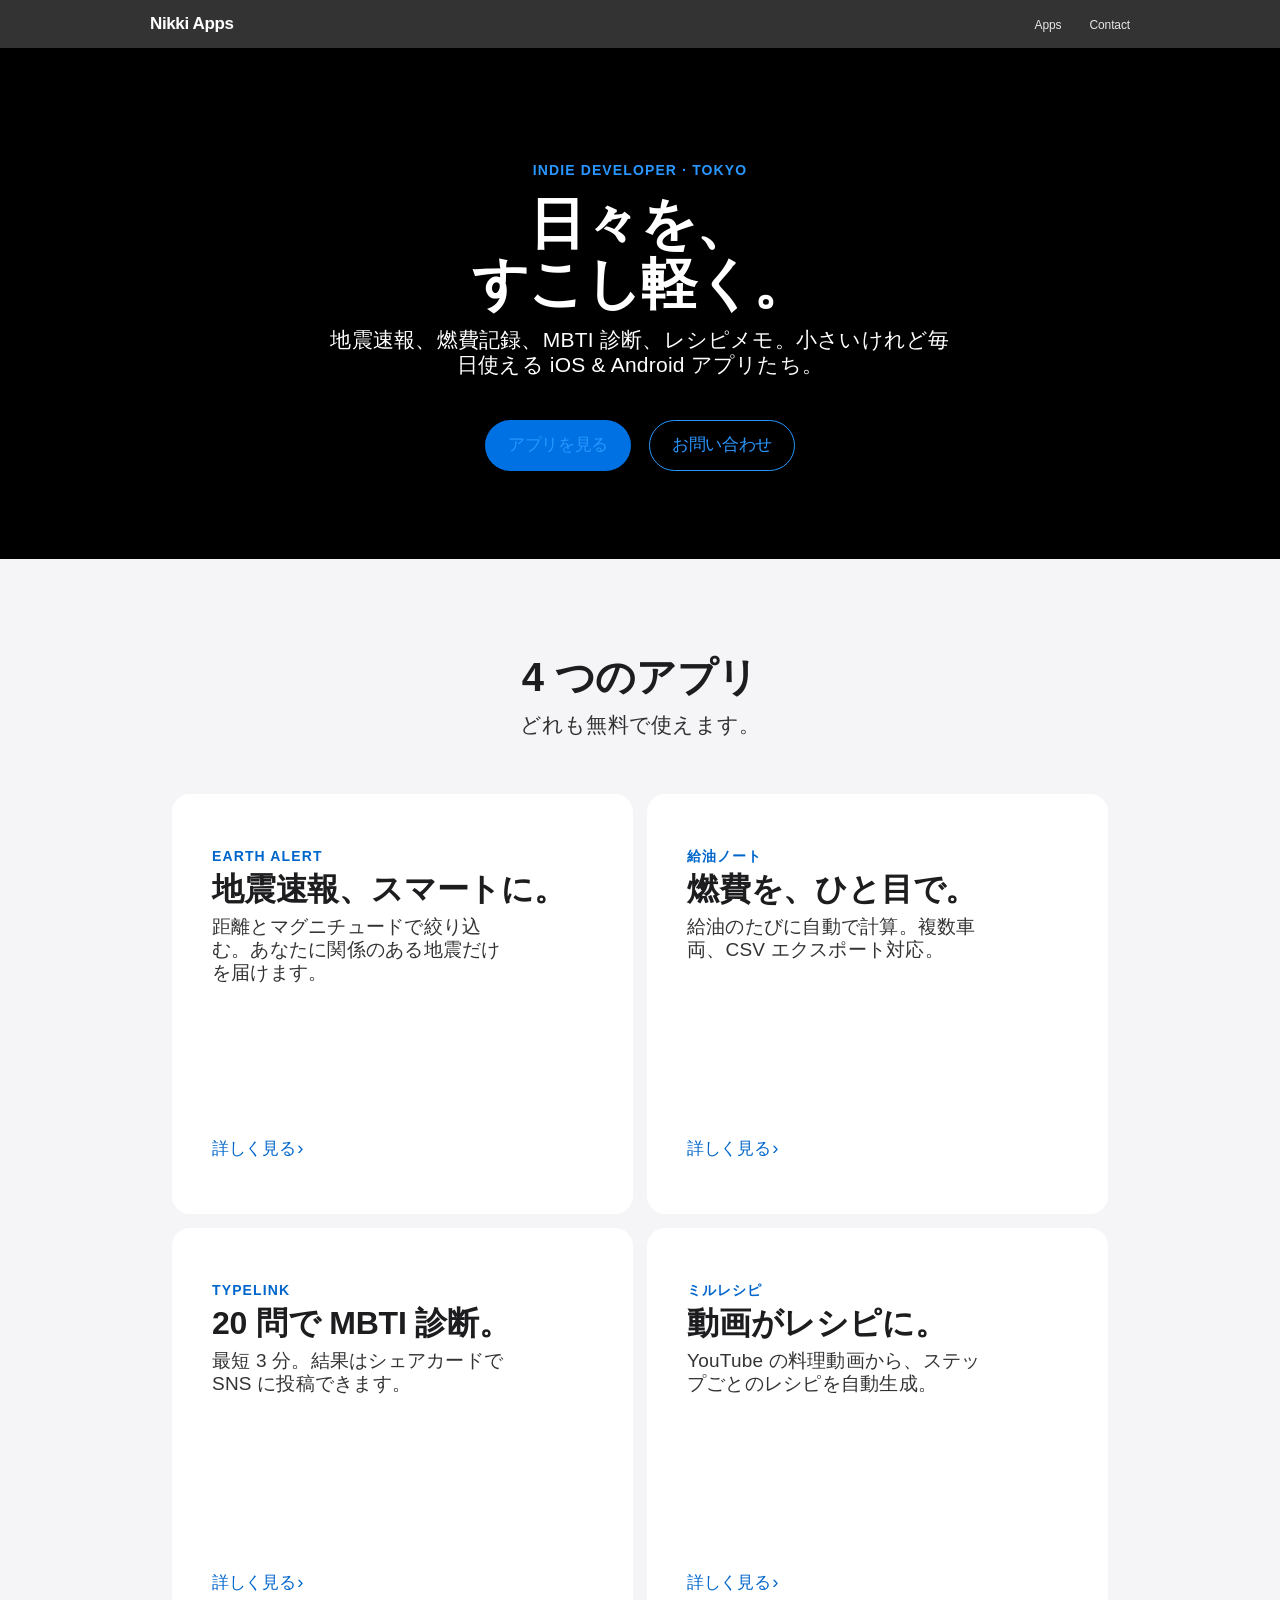
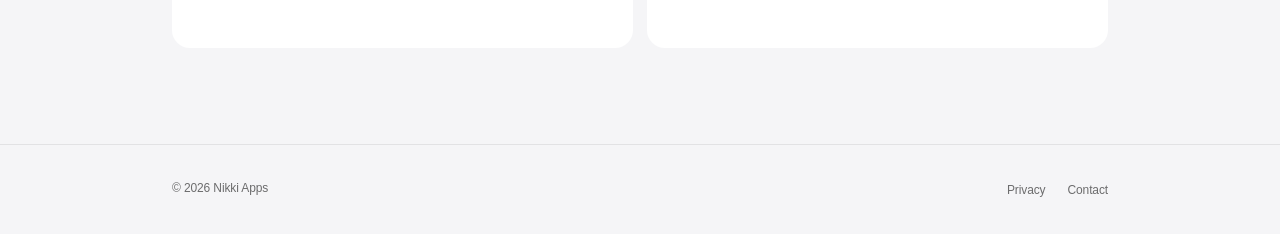
<file: index.html>
<!DOCTYPE html>
<html lang="ja">
<head>
  <meta charset="UTF-8">
  <meta name="viewport" content="width=device-width, initial-scale=1.0">
  <title>Nikki Apps — iOS & Android アプリ</title>
  <meta name="description" content="日々をすこし軽くする iOS / Android アプリたち。地震速報、燃費記録、MBTI 診断、レシピ動画まとめ。">
  <meta name="theme-color" content="#000000">
  <meta property="og:title" content="Nikki Apps">
  <meta property="og:description" content="日々をすこし軽くする iOS / Android アプリたち。">
  <meta property="og:type" content="website">
  <meta property="og:url" content="https://nikki-apps.com/">
  <link rel="stylesheet" href="/assets/css/style.css">
</head>
<body>

<nav class="nav">
  <div class="nav-inner">
    <a href="/" class="nav-brand">Nikki Apps</a>
    <ul class="nav-links">
      <li><a href="#apps">Apps</a></li>
      <li><a href="mailto:nikki.ai.0024@gmail.com">Contact</a></li>
    </ul>
  </div>
</nav>

<main>
  <!-- Hero: dark section -->
  <section class="section section--dark hero">
    <div class="container">
      <p class="eyebrow">Indie developer · Tokyo</p>
      <h1>日々を、<br>すこし軽く。</h1>
      <p class="tagline">地震速報、燃費記録、MBTI 診断、レシピメモ。小さいけれど毎日使える iOS &amp; Android アプリたち。</p>
      <div class="hero-cta">
        <a href="#apps" class="btn btn-primary">アプリを見る</a>
        <a href="mailto:nikki.ai.0024@gmail.com" class="btn btn-pill">お問い合わせ</a>
      </div>
    </div>
  </section>

  <!-- Apps: light section -->
  <section class="section section--light" id="apps">
    <div class="container">
      <h2 class="section-heading reveal">4 つのアプリ</h2>
      <p class="section-lede reveal">どれも無料で使えます。</p>

      <div class="app-grid">
        <a href="/earthalert/" class="app-tile reveal">
          <p class="app-tile-eyebrow">Earth Alert</p>
          <h3 class="app-tile-title">地震速報、スマートに。</h3>
          <p class="app-tile-tagline">距離とマグニチュードで絞り込む。あなたに関係のある地震だけを届けます。</p>
          <div class="app-tile-cta">
            <span class="learn-more">詳しく見る</span>
          </div>
        </a>

        <a href="/fuellog/" class="app-tile reveal">
          <p class="app-tile-eyebrow">給油ノート</p>
          <h3 class="app-tile-title">燃費を、ひと目で。</h3>
          <p class="app-tile-tagline">給油のたびに自動で計算。複数車両、CSV エクスポート対応。</p>
          <div class="app-tile-cta">
            <span class="learn-more">詳しく見る</span>
          </div>
        </a>

        <a href="/typelink/" class="app-tile reveal">
          <p class="app-tile-eyebrow">TypeLink</p>
          <h3 class="app-tile-title">20 問で MBTI 診断。</h3>
          <p class="app-tile-tagline">最短 3 分。結果はシェアカードで SNS に投稿できます。</p>
          <div class="app-tile-cta">
            <span class="learn-more">詳しく見る</span>
          </div>
        </a>

        <a href="/mirurecipe/" class="app-tile reveal">
          <p class="app-tile-eyebrow">ミルレシピ</p>
          <h3 class="app-tile-title">動画がレシピに。</h3>
          <p class="app-tile-tagline">YouTube の料理動画から、ステップごとのレシピを自動生成。</p>
          <div class="app-tile-cta">
            <span class="learn-more">詳しく見る</span>
          </div>
        </a>
      </div>
    </div>
  </section>
</main>

<footer class="footer">
  <div class="footer-inner">
    <p>&copy; 2026 Nikki Apps</p>
    <ul class="footer-links">
      <li><a href="/earthalert/privacy.html">Privacy</a></li>
      <li><a href="mailto:nikki.ai.0024@gmail.com">Contact</a></li>
    </ul>
  </div>
</footer>

<script>
  const observer = new IntersectionObserver((entries) => {
    entries.forEach((entry) => {
      if (entry.isIntersecting) {
        entry.target.classList.add('is-visible');
        observer.unobserve(entry.target);
      }
    });
  }, { threshold: 0.1, rootMargin: '0px 0px -40px 0px' });

  document.querySelectorAll('.reveal').forEach((el) => observer.observe(el));
</script>

</body>
</html>
</file>
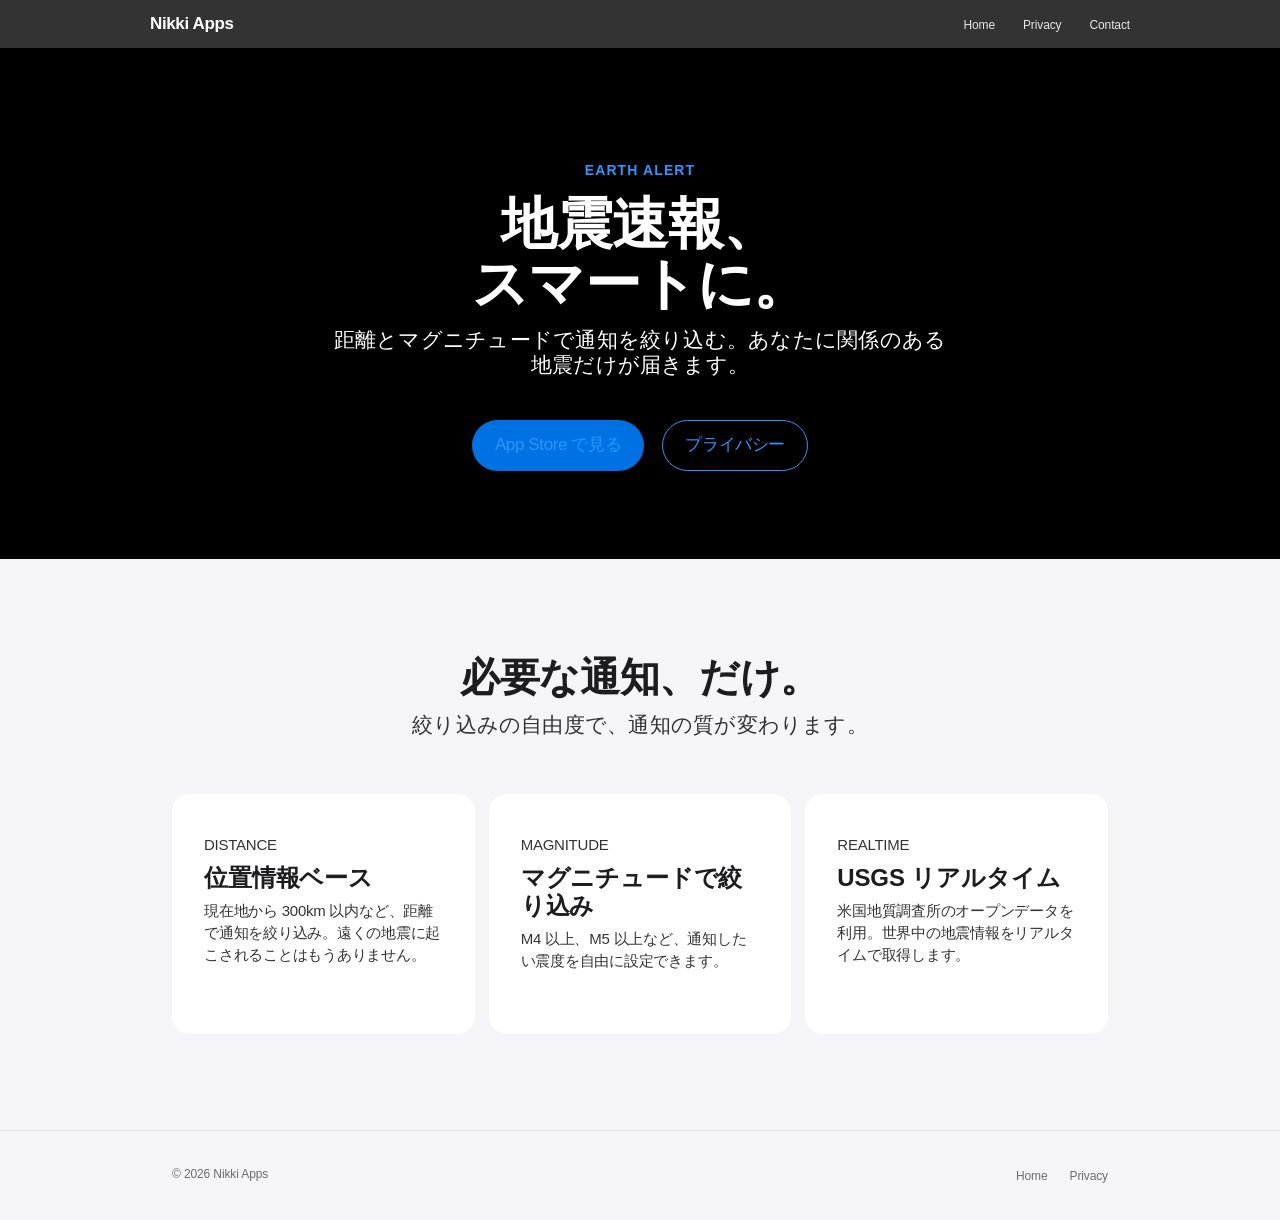
<file: earthalert/index.html>
<!DOCTYPE html>
<html lang="ja">
<head>
  <meta charset="UTF-8">
  <meta name="viewport" content="width=device-width, initial-scale=1.0">
  <title>Earth Alert — スマートな地震速報 | Nikki Apps</title>
  <meta name="description" content="距離とマグニチュードで通知を絞り込むスマートな地震速報アプリ。USGS のリアルタイムデータを使用。">
  <meta name="theme-color" content="#000000">
  <link rel="stylesheet" href="/assets/css/style.css">
</head>
<body>

<nav class="nav">
  <div class="nav-inner">
    <a href="/" class="nav-brand">Nikki Apps</a>
    <ul class="nav-links">
      <li><a href="/">Home</a></li>
      <li><a href="/earthalert/privacy.html">Privacy</a></li>
      <li><a href="mailto:nikki.ai.0024@gmail.com">Contact</a></li>
    </ul>
  </div>
</nav>

<main>
  <!-- Hero: dark -->
  <section class="section section--dark hero">
    <div class="container">
      <p class="eyebrow">Earth Alert</p>
      <h1>地震速報、<br>スマートに。</h1>
      <p class="tagline">距離とマグニチュードで通知を絞り込む。あなたに関係のある地震だけが届きます。</p>
      <div class="hero-cta">
        <a href="https://apps.apple.com/app/id6760021158" class="btn btn-primary" target="_blank" rel="noopener">App Store で見る</a>
        <a href="/earthalert/privacy.html" class="btn btn-pill">プライバシー</a>
      </div>
    </div>
  </section>

  <!-- Features: light -->
  <section class="section section--light">
    <div class="container">
      <h2 class="section-heading reveal">必要な通知、だけ。</h2>
      <p class="section-lede reveal">絞り込みの自由度で、通知の質が変わります。</p>

      <div class="features">
        <div class="feature reveal">
          <p class="feature-eyebrow">Distance</p>
          <h3>位置情報ベース</h3>
          <p>現在地から 300km 以内など、距離で通知を絞り込み。遠くの地震に起こされることはもうありません。</p>
        </div>
        <div class="feature reveal">
          <p class="feature-eyebrow">Magnitude</p>
          <h3>マグニチュードで絞り込み</h3>
          <p>M4 以上、M5 以上など、通知したい震度を自由に設定できます。</p>
        </div>
        <div class="feature reveal">
          <p class="feature-eyebrow">Realtime</p>
          <h3>USGS リアルタイム</h3>
          <p>米国地質調査所のオープンデータを利用。世界中の地震情報をリアルタイムで取得します。</p>
        </div>
      </div>
    </div>
  </section>
</main>

<footer class="footer">
  <div class="footer-inner">
    <p>&copy; 2026 Nikki Apps</p>
    <ul class="footer-links">
      <li><a href="/">Home</a></li>
      <li><a href="/earthalert/privacy.html">Privacy</a></li>
    </ul>
  </div>
</footer>

<script>
  const observer = new IntersectionObserver((entries) => {
    entries.forEach((entry) => {
      if (entry.isIntersecting) {
        entry.target.classList.add('is-visible');
        observer.unobserve(entry.target);
      }
    });
  }, { threshold: 0.1, rootMargin: '0px 0px -40px 0px' });
  document.querySelectorAll('.reveal').forEach((el) => observer.observe(el));
</script>

</body>
</html>
</file>
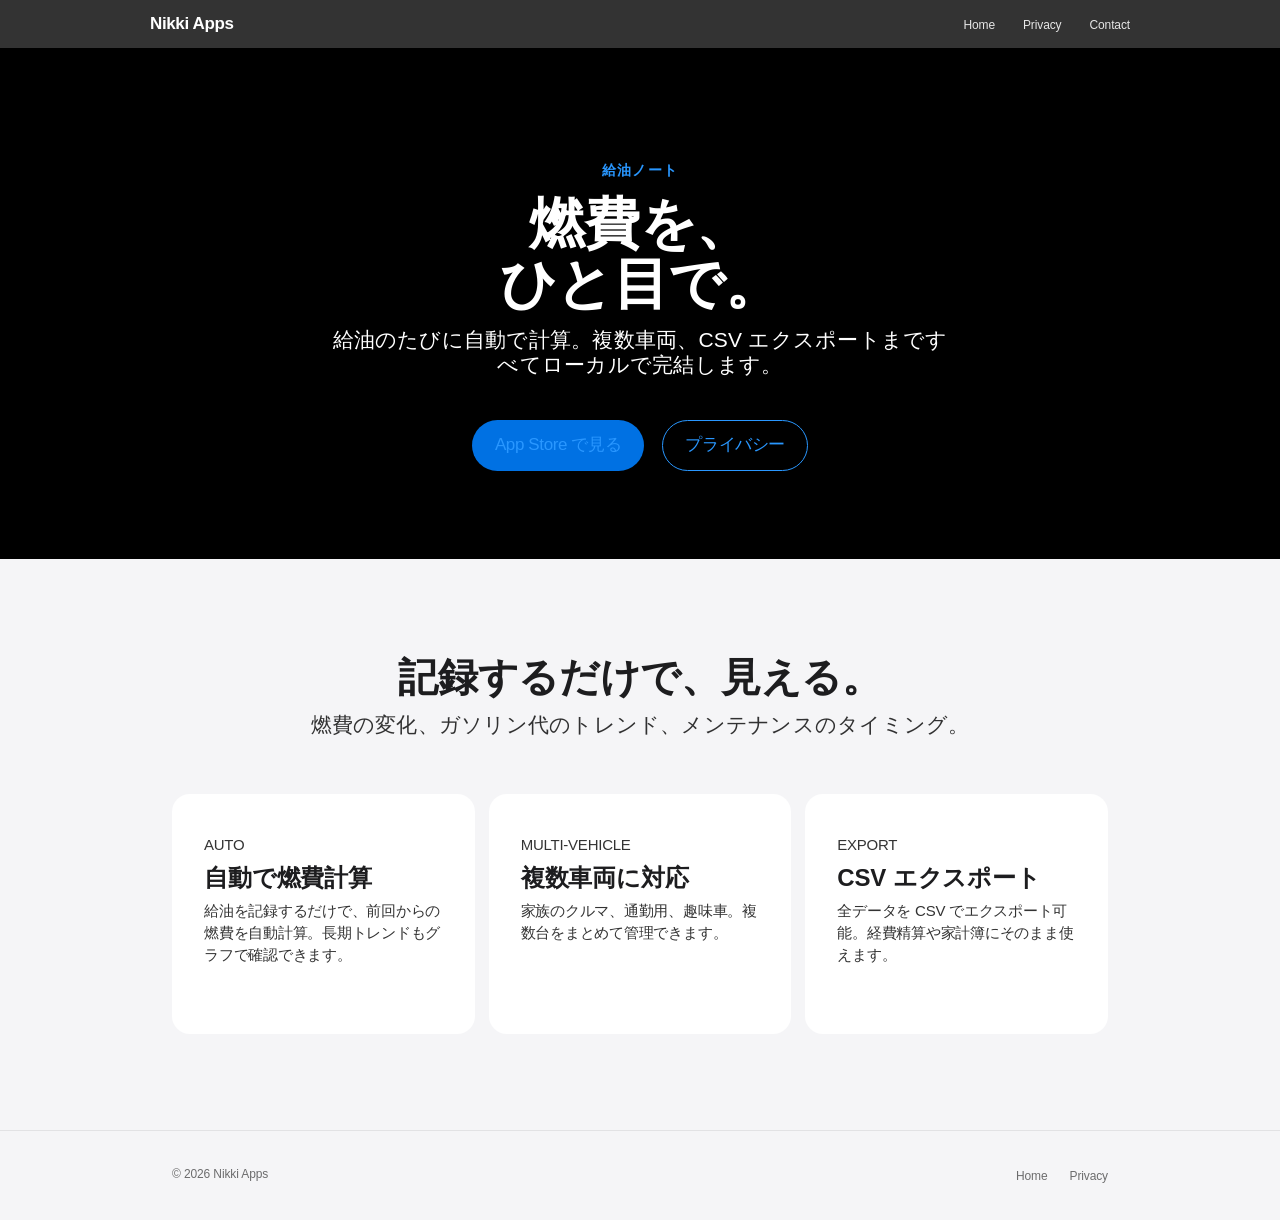
<file: fuellog/index.html>
<!DOCTYPE html>
<html lang="ja">
<head>
  <meta charset="UTF-8">
  <meta name="viewport" content="width=device-width, initial-scale=1.0">
  <title>給油ノート — 燃費がひと目でわかる | Nikki Apps</title>
  <meta name="description" content="給油のたびに燃費が自動計算される記録アプリ。複数車両の管理、CSV エクスポートに対応。">
  <meta name="theme-color" content="#000000">
  <link rel="stylesheet" href="/assets/css/style.css">
</head>
<body>

<nav class="nav">
  <div class="nav-inner">
    <a href="/" class="nav-brand">Nikki Apps</a>
    <ul class="nav-links">
      <li><a href="/">Home</a></li>
      <li><a href="/fuellog/privacy.html">Privacy</a></li>
      <li><a href="mailto:nikki.ai.0024@gmail.com">Contact</a></li>
    </ul>
  </div>
</nav>

<main>
  <section class="section section--dark hero">
    <div class="container">
      <p class="eyebrow">給油ノート</p>
      <h1>燃費を、<br>ひと目で。</h1>
      <p class="tagline">給油のたびに自動で計算。複数車両、CSV エクスポートまですべてローカルで完結します。</p>
      <div class="hero-cta">
        <a href="https://apps.apple.com/app/id6760940353" class="btn btn-primary" target="_blank" rel="noopener">App Store で見る</a>
        <a href="/fuellog/privacy.html" class="btn btn-pill">プライバシー</a>
      </div>
    </div>
  </section>

  <section class="section section--light">
    <div class="container">
      <h2 class="section-heading reveal">記録するだけで、見える。</h2>
      <p class="section-lede reveal">燃費の変化、ガソリン代のトレンド、メンテナンスのタイミング。</p>

      <div class="features">
        <div class="feature reveal">
          <p class="feature-eyebrow">Auto</p>
          <h3>自動で燃費計算</h3>
          <p>給油を記録するだけで、前回からの燃費を自動計算。長期トレンドもグラフで確認できます。</p>
        </div>
        <div class="feature reveal">
          <p class="feature-eyebrow">Multi-vehicle</p>
          <h3>複数車両に対応</h3>
          <p>家族のクルマ、通勤用、趣味車。複数台をまとめて管理できます。</p>
        </div>
        <div class="feature reveal">
          <p class="feature-eyebrow">Export</p>
          <h3>CSV エクスポート</h3>
          <p>全データを CSV でエクスポート可能。経費精算や家計簿にそのまま使えます。</p>
        </div>
      </div>
    </div>
  </section>
</main>

<footer class="footer">
  <div class="footer-inner">
    <p>&copy; 2026 Nikki Apps</p>
    <ul class="footer-links">
      <li><a href="/">Home</a></li>
      <li><a href="/fuellog/privacy.html">Privacy</a></li>
    </ul>
  </div>
</footer>

<script>
  const observer = new IntersectionObserver((entries) => {
    entries.forEach((entry) => {
      if (entry.isIntersecting) {
        entry.target.classList.add('is-visible');
        observer.unobserve(entry.target);
      }
    });
  }, { threshold: 0.1, rootMargin: '0px 0px -40px 0px' });
  document.querySelectorAll('.reveal').forEach((el) => observer.observe(el));
</script>

</body>
</html>
</file>
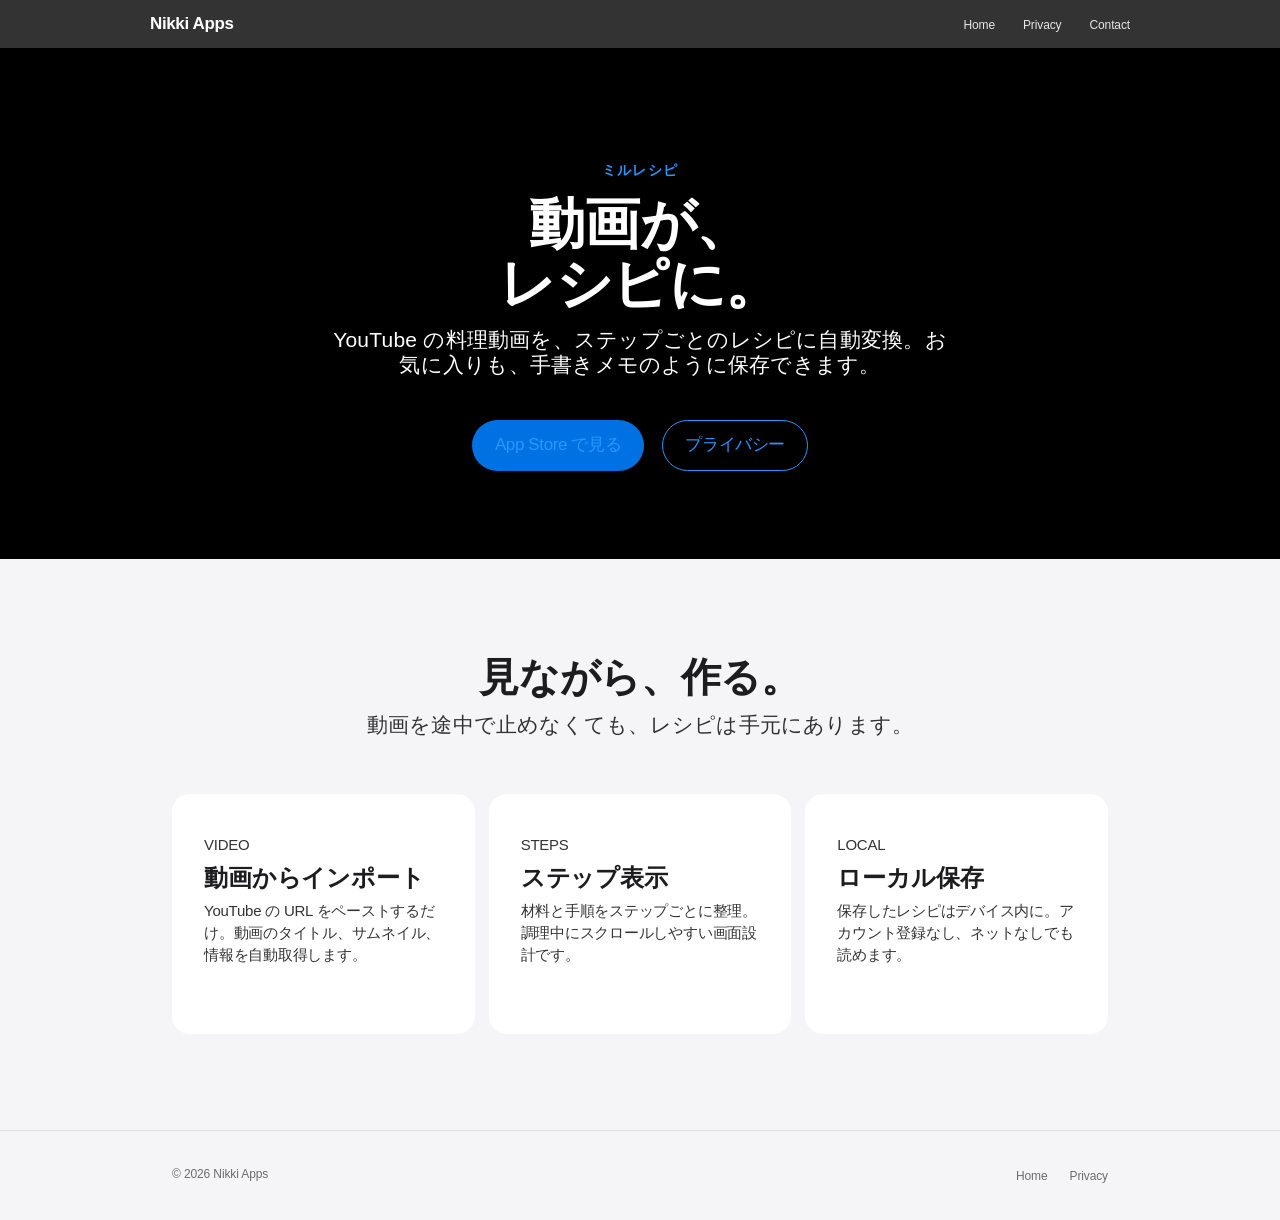
<file: mirurecipe/index.html>
<!DOCTYPE html>
<html lang="ja">
<head>
  <meta charset="UTF-8">
  <meta name="viewport" content="width=device-width, initial-scale=1.0">
  <title>ミルレシピ — YouTube 動画からレシピ | Nikki Apps</title>
  <meta name="description" content="YouTube の料理動画からステップごとのレシピを自動生成。お気に入りも保存できます。">
  <meta name="theme-color" content="#000000">
  <link rel="stylesheet" href="/assets/css/style.css">
</head>
<body>

<nav class="nav">
  <div class="nav-inner">
    <a href="/" class="nav-brand">Nikki Apps</a>
    <ul class="nav-links">
      <li><a href="/">Home</a></li>
      <li><a href="/mirurecipe/privacy.html">Privacy</a></li>
      <li><a href="mailto:nikki.ai.0024@gmail.com">Contact</a></li>
    </ul>
  </div>
</nav>

<main>
  <section class="section section--dark hero">
    <div class="container">
      <p class="eyebrow">ミルレシピ</p>
      <h1>動画が、<br>レシピに。</h1>
      <p class="tagline">YouTube の料理動画を、ステップごとのレシピに自動変換。お気に入りも、手書きメモのように保存できます。</p>
      <div class="hero-cta">
        <a href="https://apps.apple.com/app/id6760578027" class="btn btn-primary" target="_blank" rel="noopener">App Store で見る</a>
        <a href="/mirurecipe/privacy.html" class="btn btn-pill">プライバシー</a>
      </div>
    </div>
  </section>

  <section class="section section--light">
    <div class="container">
      <h2 class="section-heading reveal">見ながら、作る。</h2>
      <p class="section-lede reveal">動画を途中で止めなくても、レシピは手元にあります。</p>

      <div class="features">
        <div class="feature reveal">
          <p class="feature-eyebrow">Video</p>
          <h3>動画からインポート</h3>
          <p>YouTube の URL をペーストするだけ。動画のタイトル、サムネイル、情報を自動取得します。</p>
        </div>
        <div class="feature reveal">
          <p class="feature-eyebrow">Steps</p>
          <h3>ステップ表示</h3>
          <p>材料と手順をステップごとに整理。調理中にスクロールしやすい画面設計です。</p>
        </div>
        <div class="feature reveal">
          <p class="feature-eyebrow">Local</p>
          <h3>ローカル保存</h3>
          <p>保存したレシピはデバイス内に。アカウント登録なし、ネットなしでも読めます。</p>
        </div>
      </div>
    </div>
  </section>
</main>

<footer class="footer">
  <div class="footer-inner">
    <p>&copy; 2026 Nikki Apps</p>
    <ul class="footer-links">
      <li><a href="/">Home</a></li>
      <li><a href="/mirurecipe/privacy.html">Privacy</a></li>
    </ul>
  </div>
</footer>

<script>
  const observer = new IntersectionObserver((entries) => {
    entries.forEach((entry) => {
      if (entry.isIntersecting) {
        entry.target.classList.add('is-visible');
        observer.unobserve(entry.target);
      }
    });
  }, { threshold: 0.1, rootMargin: '0px 0px -40px 0px' });
  document.querySelectorAll('.reveal').forEach((el) => observer.observe(el));
</script>

</body>
</html>
</file>
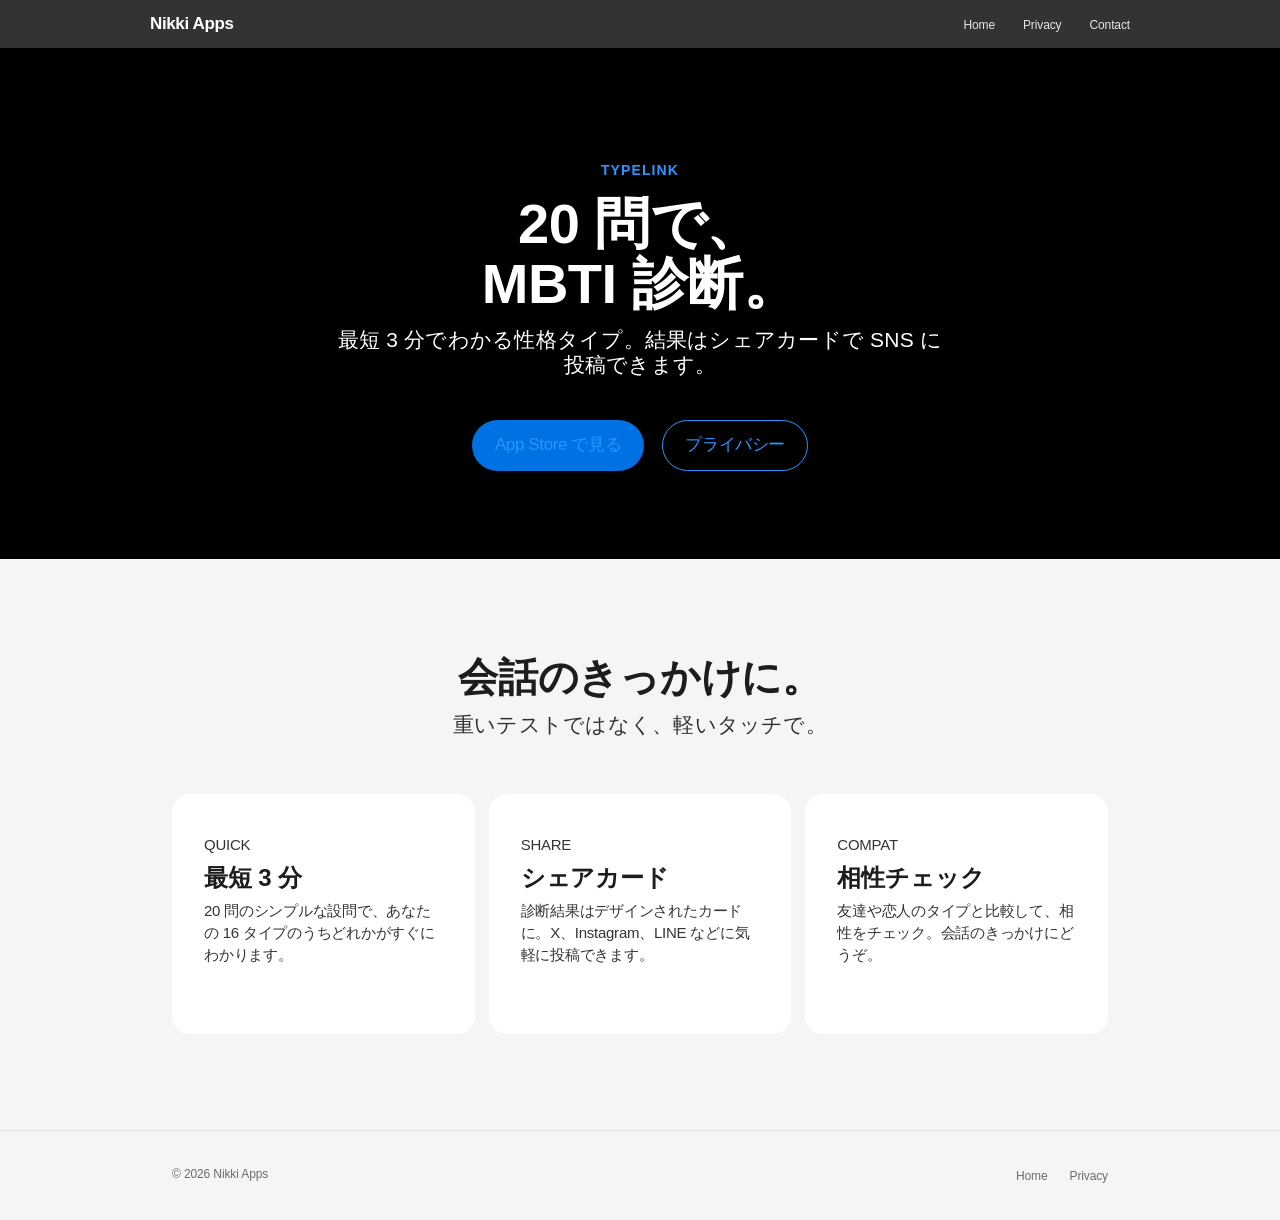
<file: typelink/index.html>
<!DOCTYPE html>
<html lang="ja">
<head>
  <meta charset="UTF-8">
  <meta name="viewport" content="width=device-width, initial-scale=1.0">
  <title>TypeLink — 20 問で MBTI タイプ診断 | Nikki Apps</title>
  <meta name="description" content="20 問のクイック診断で自分の MBTI タイプがわかる。結果はシェアカードで友達に送れます。">
  <meta name="theme-color" content="#000000">
  <link rel="stylesheet" href="/assets/css/style.css">
</head>
<body>

<nav class="nav">
  <div class="nav-inner">
    <a href="/" class="nav-brand">Nikki Apps</a>
    <ul class="nav-links">
      <li><a href="/">Home</a></li>
      <li><a href="/typelink/privacy.html">Privacy</a></li>
      <li><a href="mailto:nikki.ai.0024@gmail.com">Contact</a></li>
    </ul>
  </div>
</nav>

<main>
  <section class="section section--dark hero">
    <div class="container">
      <p class="eyebrow">TypeLink</p>
      <h1>20 問で、<br>MBTI 診断。</h1>
      <p class="tagline">最短 3 分でわかる性格タイプ。結果はシェアカードで SNS に投稿できます。</p>
      <div class="hero-cta">
        <a href="https://apps.apple.com/app/id6760254195" class="btn btn-primary" target="_blank" rel="noopener">App Store で見る</a>
        <a href="/typelink/privacy.html" class="btn btn-pill">プライバシー</a>
      </div>
    </div>
  </section>

  <section class="section section--light">
    <div class="container">
      <h2 class="section-heading reveal">会話のきっかけに。</h2>
      <p class="section-lede reveal">重いテストではなく、軽いタッチで。</p>

      <div class="features">
        <div class="feature reveal">
          <p class="feature-eyebrow">Quick</p>
          <h3>最短 3 分</h3>
          <p>20 問のシンプルな設問で、あなたの 16 タイプのうちどれかがすぐにわかります。</p>
        </div>
        <div class="feature reveal">
          <p class="feature-eyebrow">Share</p>
          <h3>シェアカード</h3>
          <p>診断結果はデザインされたカードに。X、Instagram、LINE などに気軽に投稿できます。</p>
        </div>
        <div class="feature reveal">
          <p class="feature-eyebrow">Compat</p>
          <h3>相性チェック</h3>
          <p>友達や恋人のタイプと比較して、相性をチェック。会話のきっかけにどうぞ。</p>
        </div>
      </div>
    </div>
  </section>
</main>

<footer class="footer">
  <div class="footer-inner">
    <p>&copy; 2026 Nikki Apps</p>
    <ul class="footer-links">
      <li><a href="/">Home</a></li>
      <li><a href="/typelink/privacy.html">Privacy</a></li>
    </ul>
  </div>
</footer>

<script>
  const observer = new IntersectionObserver((entries) => {
    entries.forEach((entry) => {
      if (entry.isIntersecting) {
        entry.target.classList.add('is-visible');
        observer.unobserve(entry.target);
      }
    });
  }, { threshold: 0.1, rootMargin: '0px 0px -40px 0px' });
  document.querySelectorAll('.reveal').forEach((el) => observer.observe(el));
</script>

</body>
</html>
</file>
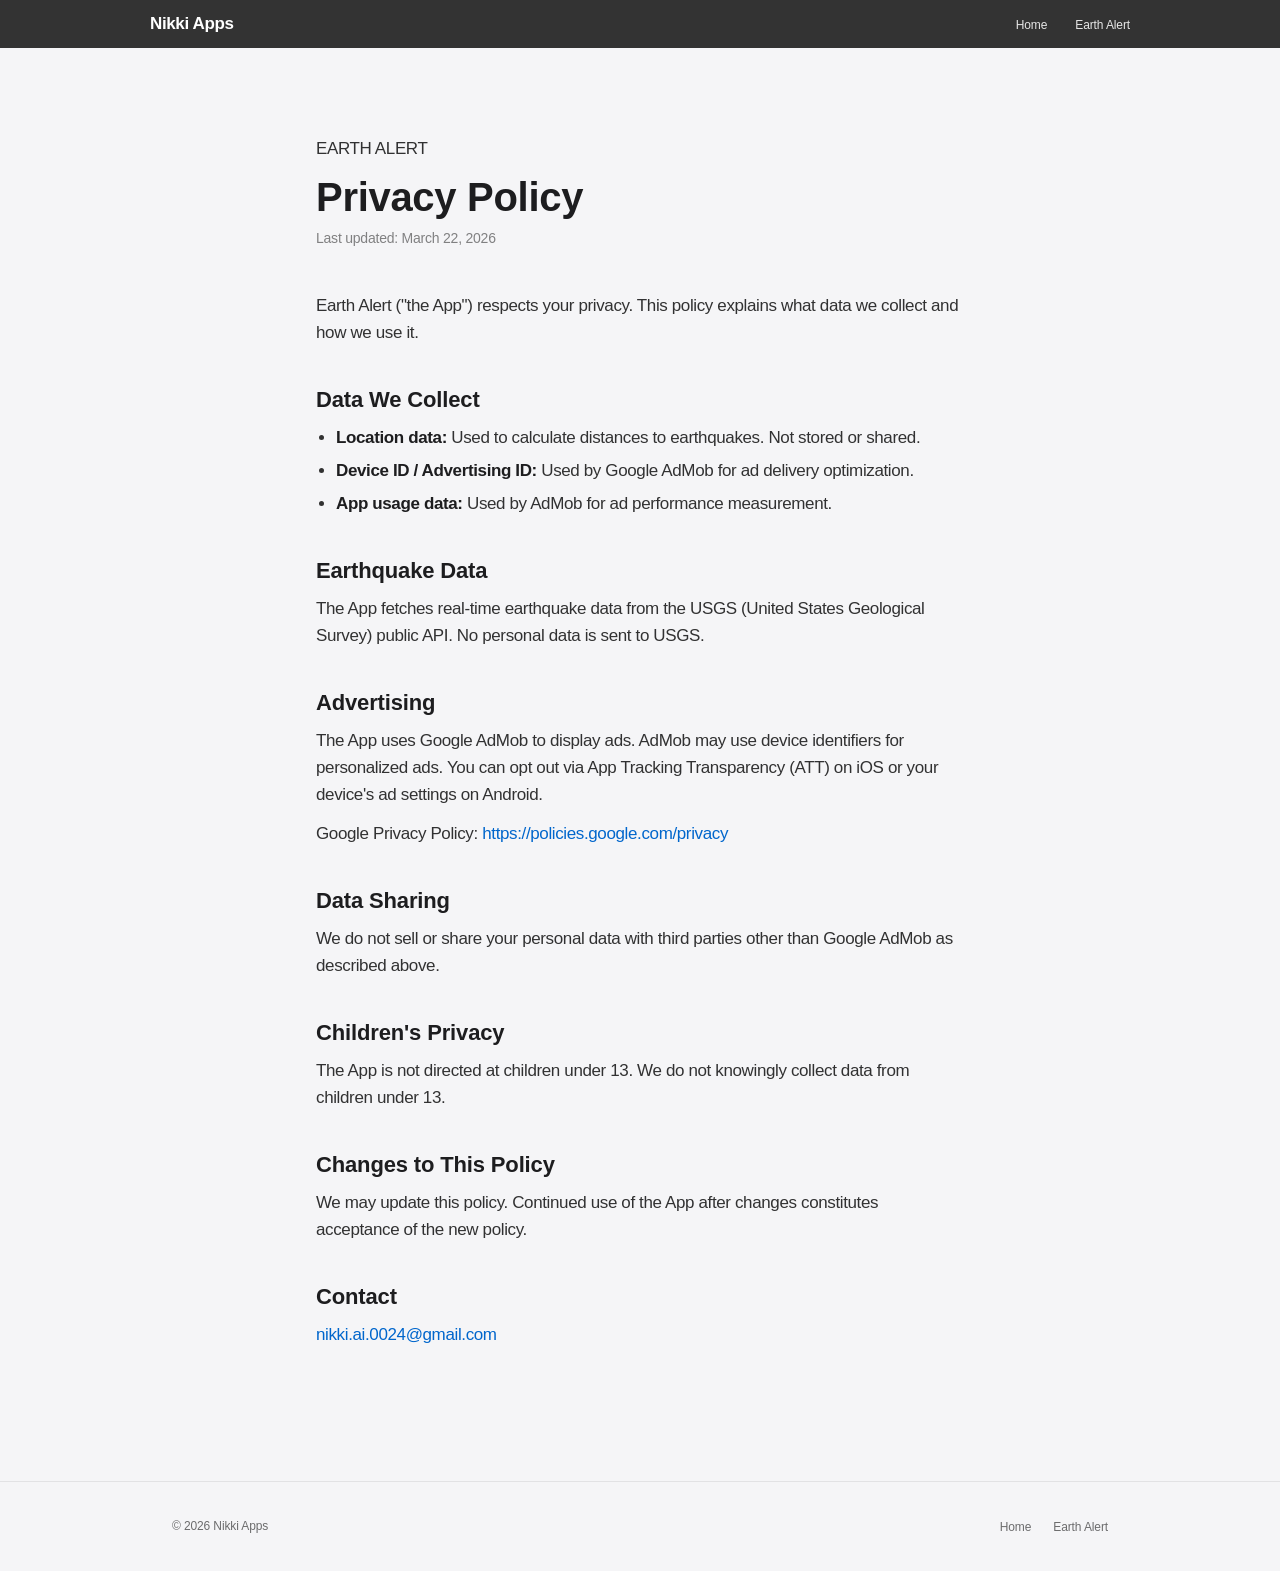
<file: earthalert/privacy.html>
<!DOCTYPE html>
<html lang="en">
<head>
  <meta charset="UTF-8">
  <meta name="viewport" content="width=device-width, initial-scale=1.0">
  <title>Privacy Policy — Earth Alert | Nikki Apps</title>
  <meta name="description" content="Privacy policy for Earth Alert earthquake alert app.">
  <link rel="stylesheet" href="/assets/css/style.css">
</head>
<body>

<nav class="nav">
  <div class="nav-inner">
    <a href="/" class="nav-brand">Nikki Apps</a>
    <ul class="nav-links">
      <li><a href="/">Home</a></li>
      <li><a href="/earthalert/">Earth Alert</a></li>
    </ul>
  </div>
</nav>

<main class="privacy">
  <div class="container-narrow">
    <div class="privacy-header">
      <p class="privacy-eyebrow">Earth Alert</p>
      <h1>Privacy Policy</h1>
      <p class="updated">Last updated: March 22, 2026</p>
    </div>

    <p>Earth Alert ("the App") respects your privacy. This policy explains what data we collect and how we use it.</p>

    <h2>Data We Collect</h2>
    <ul>
      <li><strong>Location data:</strong> Used to calculate distances to earthquakes. Not stored or shared.</li>
      <li><strong>Device ID / Advertising ID:</strong> Used by Google AdMob for ad delivery optimization.</li>
      <li><strong>App usage data:</strong> Used by AdMob for ad performance measurement.</li>
    </ul>

    <h2>Earthquake Data</h2>
    <p>The App fetches real-time earthquake data from the USGS (United States Geological Survey) public API. No personal data is sent to USGS.</p>

    <h2>Advertising</h2>
    <p>The App uses Google AdMob to display ads. AdMob may use device identifiers for personalized ads. You can opt out via App Tracking Transparency (ATT) on iOS or your device's ad settings on Android.</p>
    <p>Google Privacy Policy: <a href="https://policies.google.com/privacy" target="_blank" rel="noopener">https://policies.google.com/privacy</a></p>

    <h2>Data Sharing</h2>
    <p>We do not sell or share your personal data with third parties other than Google AdMob as described above.</p>

    <h2>Children's Privacy</h2>
    <p>The App is not directed at children under 13. We do not knowingly collect data from children under 13.</p>

    <h2>Changes to This Policy</h2>
    <p>We may update this policy. Continued use of the App after changes constitutes acceptance of the new policy.</p>

    <h2>Contact</h2>
    <p><a href="mailto:nikki.ai.0024@gmail.com">nikki.ai.0024@gmail.com</a></p>
  </div>
</main>

<footer class="footer">
  <div class="footer-inner">
    <p>&copy; 2026 Nikki Apps</p>
    <ul class="footer-links">
      <li><a href="/">Home</a></li>
      <li><a href="/earthalert/">Earth Alert</a></li>
    </ul>
  </div>
</footer>

</body>
</html>
</file>
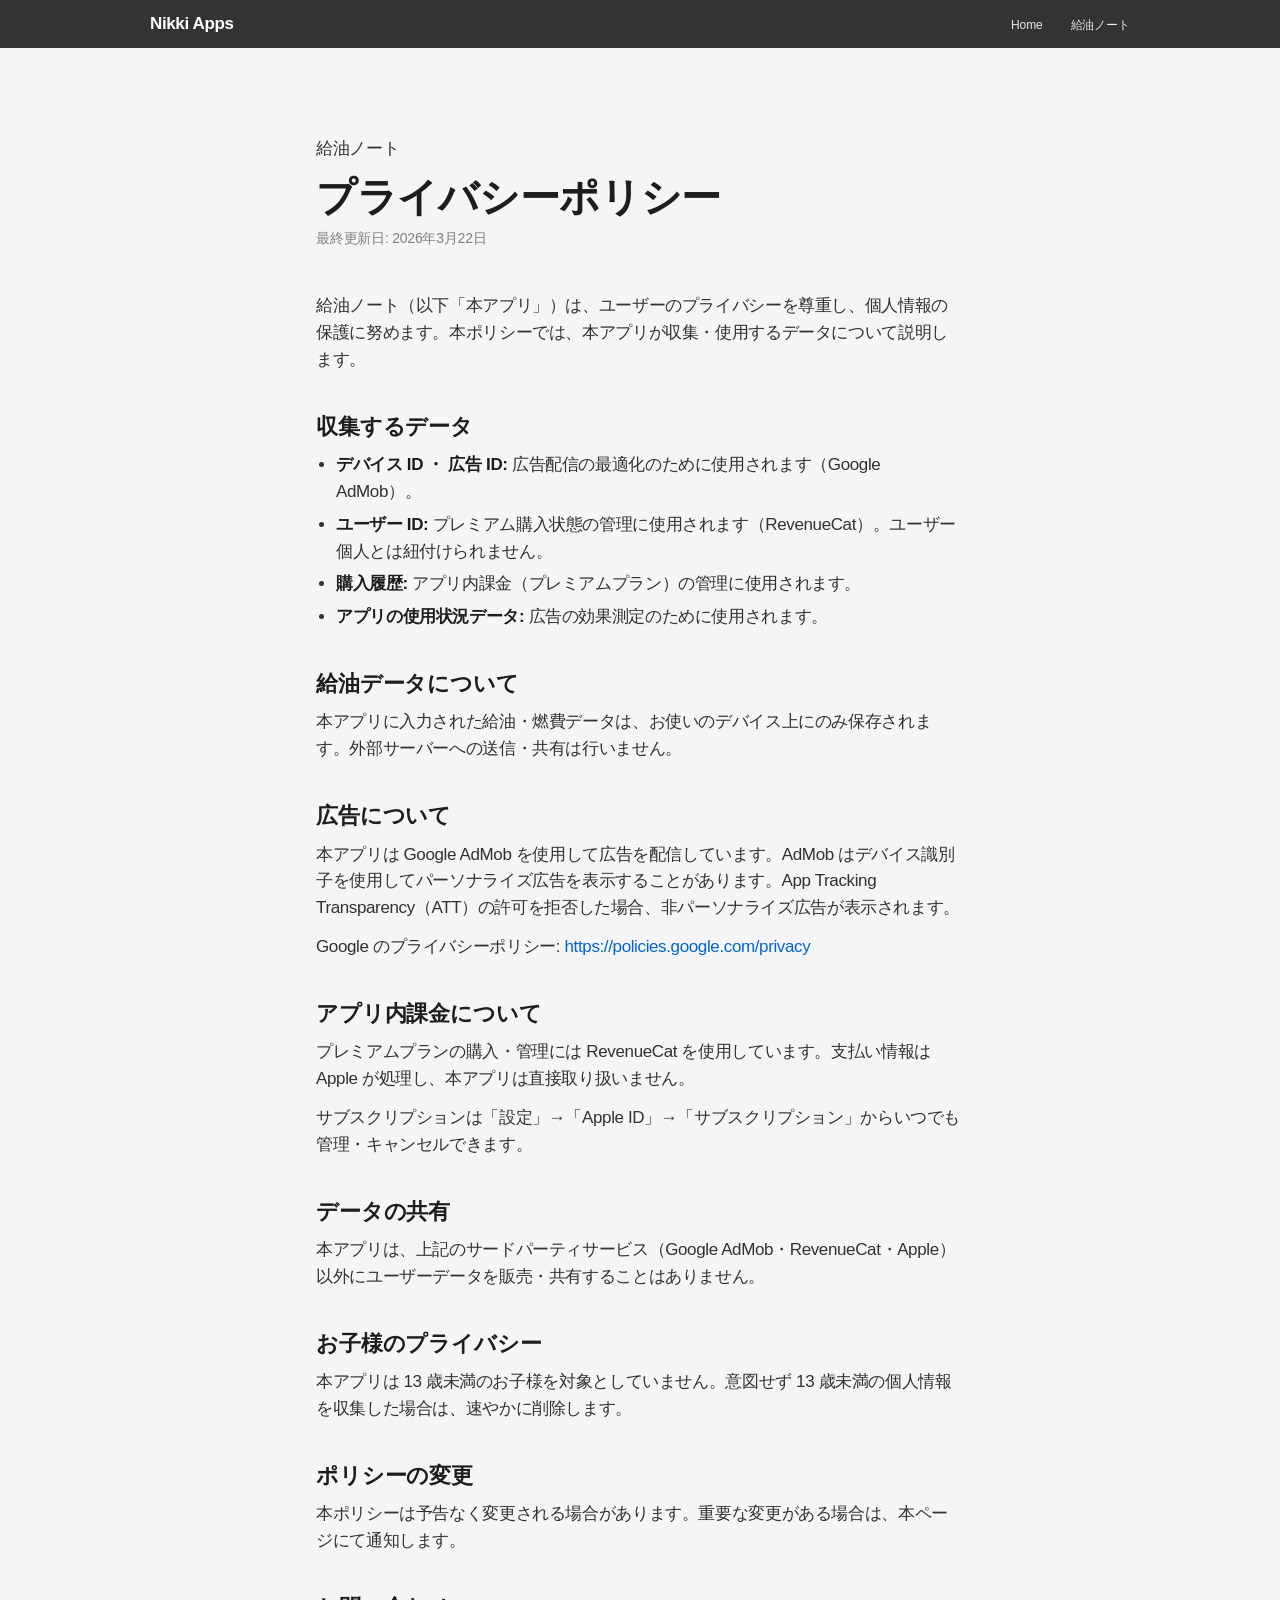
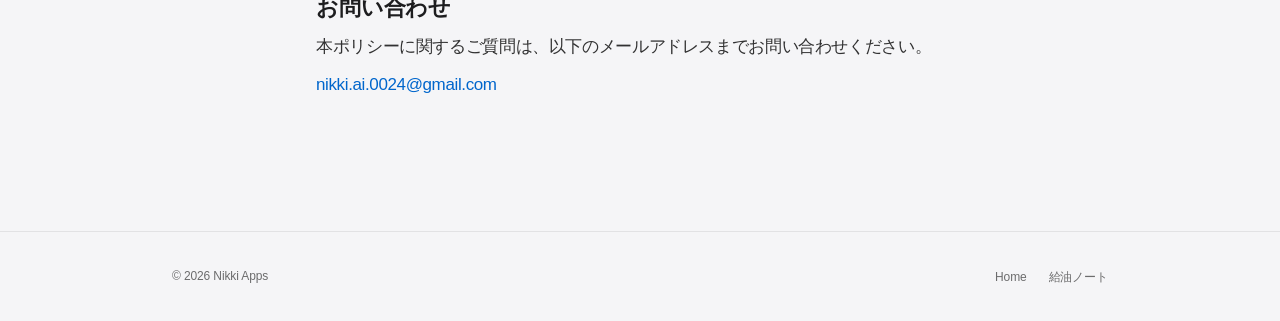
<file: fuellog/privacy.html>
<!DOCTYPE html>
<html lang="ja">
<head>
  <meta charset="UTF-8">
  <meta name="viewport" content="width=device-width, initial-scale=1.0">
  <title>プライバシーポリシー — 給油ノート | Nikki Apps</title>
  <meta name="description" content="給油ノートのプライバシーポリシー。">
  <link rel="stylesheet" href="/assets/css/style.css">
</head>
<body>

<nav class="nav">
  <div class="nav-inner">
    <a href="/" class="nav-brand">Nikki Apps</a>
    <ul class="nav-links">
      <li><a href="/">Home</a></li>
      <li><a href="/fuellog/">給油ノート</a></li>
    </ul>
  </div>
</nav>

<main class="privacy">
  <div class="container-narrow">
    <div class="privacy-header">
      <p class="privacy-eyebrow">給油ノート</p>
      <h1>プライバシーポリシー</h1>
      <p class="updated">最終更新日: 2026年3月22日</p>
    </div>

    <p>給油ノート（以下「本アプリ」）は、ユーザーのプライバシーを尊重し、個人情報の保護に努めます。本ポリシーでは、本アプリが収集・使用するデータについて説明します。</p>

    <h2>収集するデータ</h2>
    <ul>
      <li><strong>デバイス ID ・ 広告 ID:</strong> 広告配信の最適化のために使用されます（Google AdMob）。</li>
      <li><strong>ユーザー ID:</strong> プレミアム購入状態の管理に使用されます（RevenueCat）。ユーザー個人とは紐付けられません。</li>
      <li><strong>購入履歴:</strong> アプリ内課金（プレミアムプラン）の管理に使用されます。</li>
      <li><strong>アプリの使用状況データ:</strong> 広告の効果測定のために使用されます。</li>
    </ul>

    <h2>給油データについて</h2>
    <p>本アプリに入力された給油・燃費データは、お使いのデバイス上にのみ保存されます。外部サーバーへの送信・共有は行いません。</p>

    <h2>広告について</h2>
    <p>本アプリは Google AdMob を使用して広告を配信しています。AdMob はデバイス識別子を使用してパーソナライズ広告を表示することがあります。App Tracking Transparency（ATT）の許可を拒否した場合、非パーソナライズ広告が表示されます。</p>
    <p>Google のプライバシーポリシー: <a href="https://policies.google.com/privacy" target="_blank" rel="noopener">https://policies.google.com/privacy</a></p>

    <h2>アプリ内課金について</h2>
    <p>プレミアムプランの購入・管理には RevenueCat を使用しています。支払い情報は Apple が処理し、本アプリは直接取り扱いません。</p>
    <p>サブスクリプションは「設定」→「Apple ID」→「サブスクリプション」からいつでも管理・キャンセルできます。</p>

    <h2>データの共有</h2>
    <p>本アプリは、上記のサードパーティサービス（Google AdMob・RevenueCat・Apple）以外にユーザーデータを販売・共有することはありません。</p>

    <h2>お子様のプライバシー</h2>
    <p>本アプリは 13 歳未満のお子様を対象としていません。意図せず 13 歳未満の個人情報を収集した場合は、速やかに削除します。</p>

    <h2>ポリシーの変更</h2>
    <p>本ポリシーは予告なく変更される場合があります。重要な変更がある場合は、本ページにて通知します。</p>

    <h2>お問い合わせ</h2>
    <p>本ポリシーに関するご質問は、以下のメールアドレスまでお問い合わせください。</p>
    <p><a href="mailto:nikki.ai.0024@gmail.com">nikki.ai.0024@gmail.com</a></p>
  </div>
</main>

<footer class="footer">
  <div class="footer-inner">
    <p>&copy; 2026 Nikki Apps</p>
    <ul class="footer-links">
      <li><a href="/">Home</a></li>
      <li><a href="/fuellog/">給油ノート</a></li>
    </ul>
  </div>
</footer>

</body>
</html>
</file>
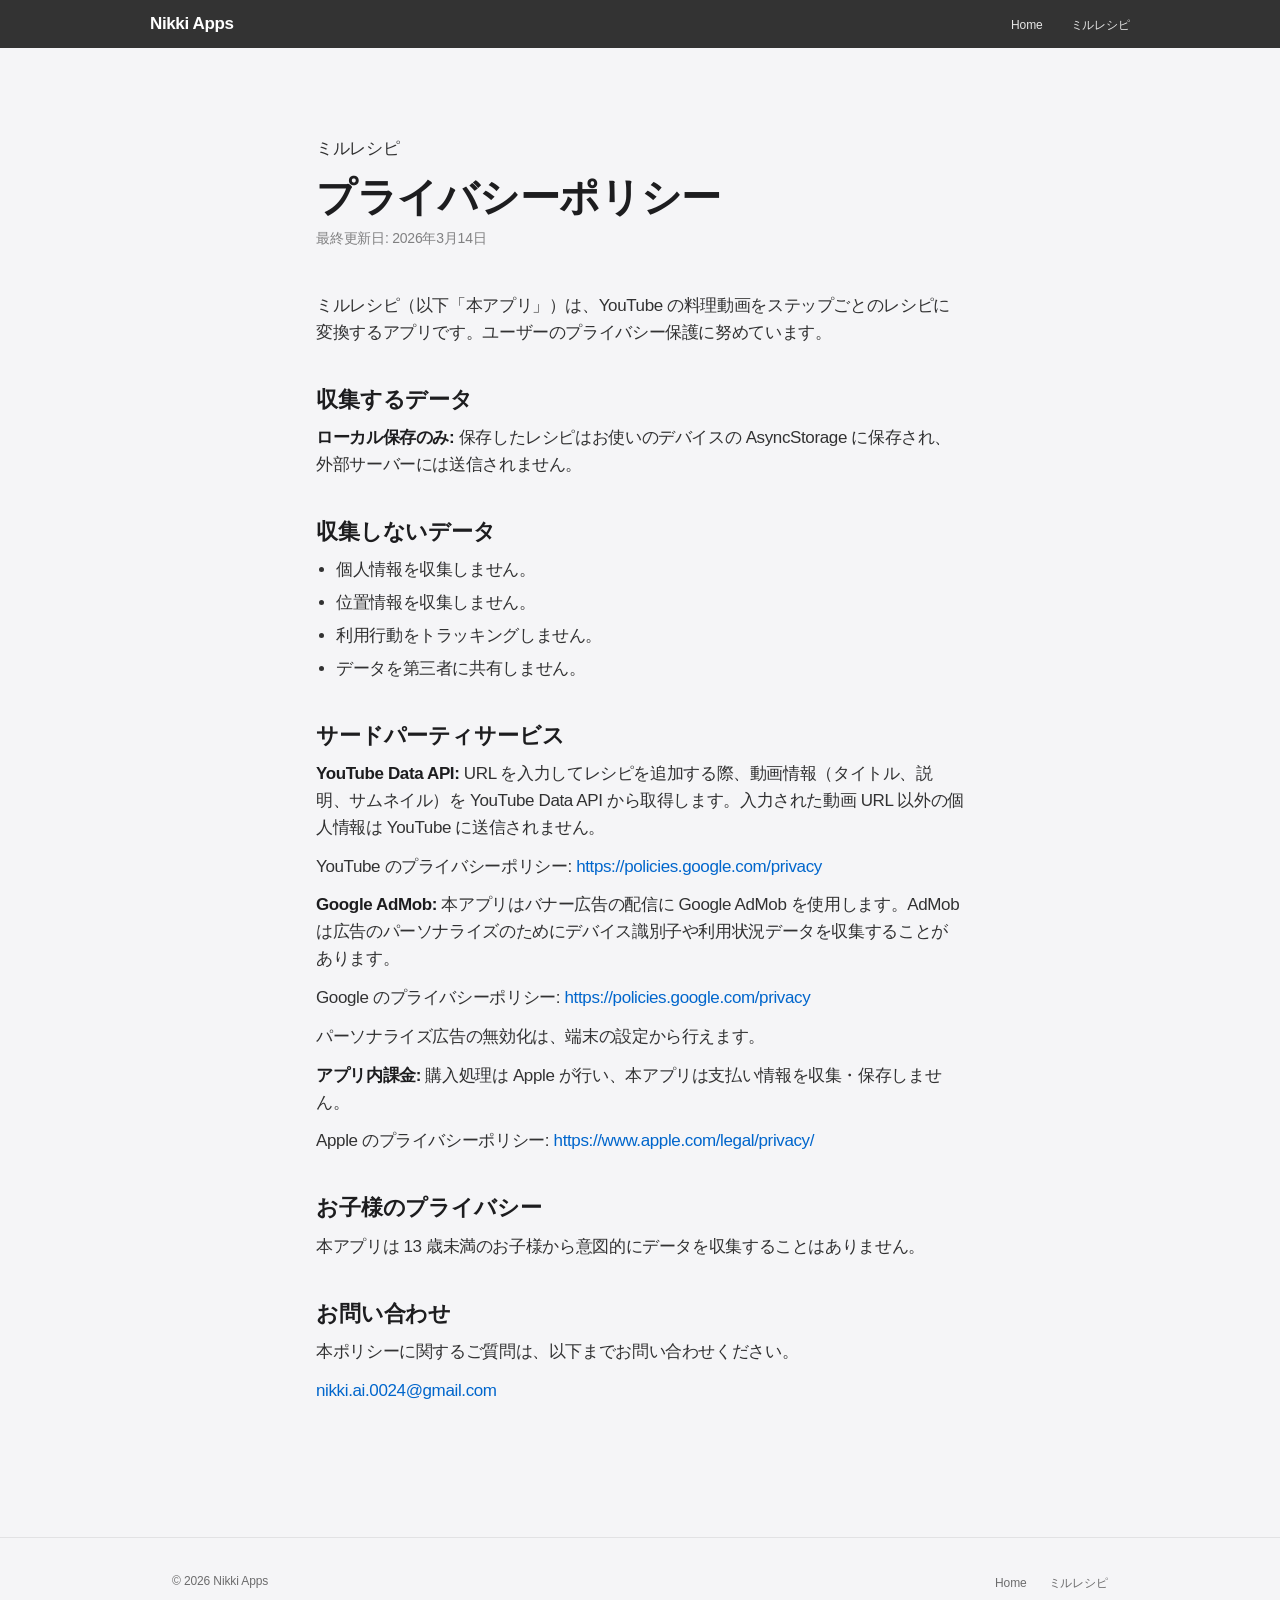
<file: mirurecipe/privacy.html>
<!DOCTYPE html>
<html lang="ja">
<head>
  <meta charset="UTF-8">
  <meta name="viewport" content="width=device-width, initial-scale=1.0">
  <title>プライバシーポリシー — ミルレシピ | Nikki Apps</title>
  <meta name="description" content="ミルレシピのプライバシーポリシー。">
  <link rel="stylesheet" href="/assets/css/style.css">
</head>
<body>

<nav class="nav">
  <div class="nav-inner">
    <a href="/" class="nav-brand">Nikki Apps</a>
    <ul class="nav-links">
      <li><a href="/">Home</a></li>
      <li><a href="/mirurecipe/">ミルレシピ</a></li>
    </ul>
  </div>
</nav>

<main class="privacy">
  <div class="container-narrow">
    <div class="privacy-header">
      <p class="privacy-eyebrow">ミルレシピ</p>
      <h1>プライバシーポリシー</h1>
      <p class="updated">最終更新日: 2026年3月14日</p>
    </div>

    <p>ミルレシピ（以下「本アプリ」）は、YouTube の料理動画をステップごとのレシピに変換するアプリです。ユーザーのプライバシー保護に努めています。</p>

    <h2>収集するデータ</h2>
    <p><strong>ローカル保存のみ:</strong> 保存したレシピはお使いのデバイスの AsyncStorage に保存され、外部サーバーには送信されません。</p>

    <h2>収集しないデータ</h2>
    <ul>
      <li>個人情報を収集しません。</li>
      <li>位置情報を収集しません。</li>
      <li>利用行動をトラッキングしません。</li>
      <li>データを第三者に共有しません。</li>
    </ul>

    <h2>サードパーティサービス</h2>
    <p><strong>YouTube Data API:</strong> URL を入力してレシピを追加する際、動画情報（タイトル、説明、サムネイル）を YouTube Data API から取得します。入力された動画 URL 以外の個人情報は YouTube に送信されません。</p>
    <p>YouTube のプライバシーポリシー: <a href="https://policies.google.com/privacy" target="_blank" rel="noopener">https://policies.google.com/privacy</a></p>

    <p><strong>Google AdMob:</strong> 本アプリはバナー広告の配信に Google AdMob を使用します。AdMob は広告のパーソナライズのためにデバイス識別子や利用状況データを収集することがあります。</p>
    <p>Google のプライバシーポリシー: <a href="https://policies.google.com/privacy" target="_blank" rel="noopener">https://policies.google.com/privacy</a></p>
    <p>パーソナライズ広告の無効化は、端末の設定から行えます。</p>

    <p><strong>アプリ内課金:</strong> 購入処理は Apple が行い、本アプリは支払い情報を収集・保存しません。</p>
    <p>Apple のプライバシーポリシー: <a href="https://www.apple.com/legal/privacy/" target="_blank" rel="noopener">https://www.apple.com/legal/privacy/</a></p>

    <h2>お子様のプライバシー</h2>
    <p>本アプリは 13 歳未満のお子様から意図的にデータを収集することはありません。</p>

    <h2>お問い合わせ</h2>
    <p>本ポリシーに関するご質問は、以下までお問い合わせください。</p>
    <p><a href="mailto:nikki.ai.0024@gmail.com">nikki.ai.0024@gmail.com</a></p>
  </div>
</main>

<footer class="footer">
  <div class="footer-inner">
    <p>&copy; 2026 Nikki Apps</p>
    <ul class="footer-links">
      <li><a href="/">Home</a></li>
      <li><a href="/mirurecipe/">ミルレシピ</a></li>
    </ul>
  </div>
</footer>

</body>
</html>
</file>
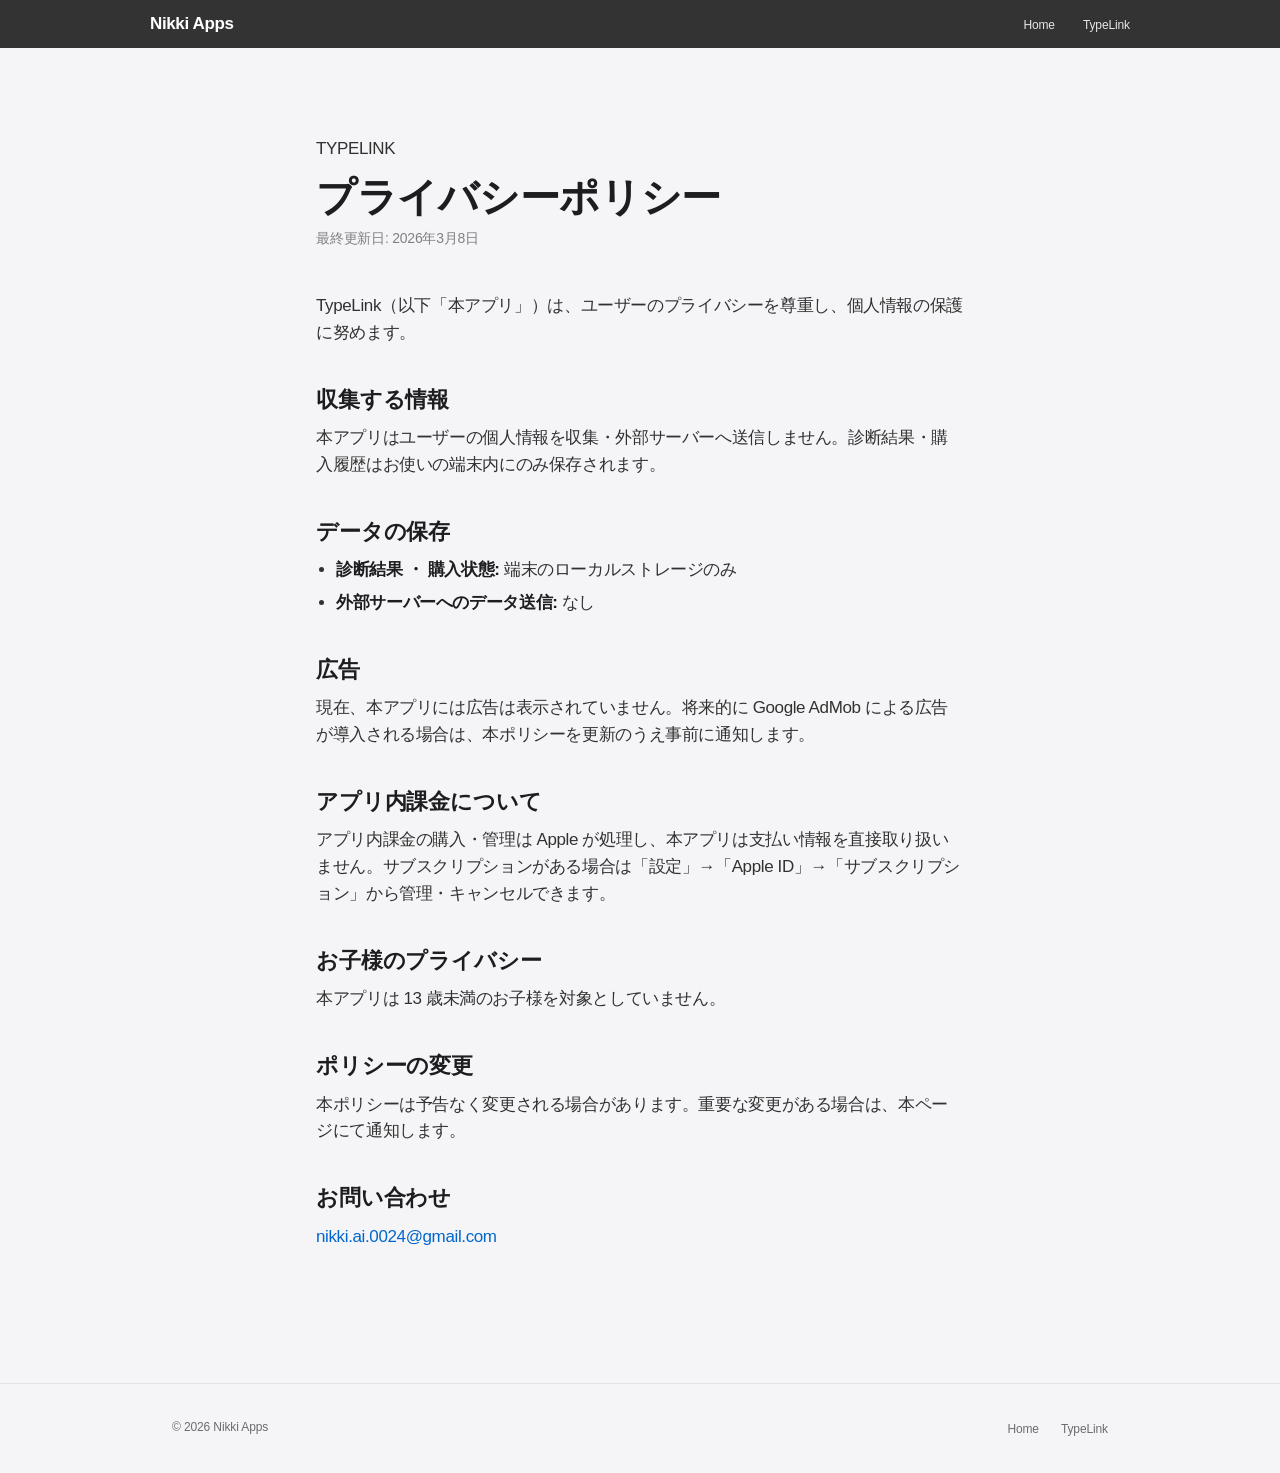
<file: typelink/privacy.html>
<!DOCTYPE html>
<html lang="ja">
<head>
  <meta charset="UTF-8">
  <meta name="viewport" content="width=device-width, initial-scale=1.0">
  <title>プライバシーポリシー — TypeLink | Nikki Apps</title>
  <meta name="description" content="TypeLink のプライバシーポリシー。">
  <link rel="stylesheet" href="/assets/css/style.css">
</head>
<body>

<nav class="nav">
  <div class="nav-inner">
    <a href="/" class="nav-brand">Nikki Apps</a>
    <ul class="nav-links">
      <li><a href="/">Home</a></li>
      <li><a href="/typelink/">TypeLink</a></li>
    </ul>
  </div>
</nav>

<main class="privacy">
  <div class="container-narrow">
    <div class="privacy-header">
      <p class="privacy-eyebrow">TypeLink</p>
      <h1>プライバシーポリシー</h1>
      <p class="updated">最終更新日: 2026年3月8日</p>
    </div>

    <p>TypeLink（以下「本アプリ」）は、ユーザーのプライバシーを尊重し、個人情報の保護に努めます。</p>

    <h2>収集する情報</h2>
    <p>本アプリはユーザーの個人情報を収集・外部サーバーへ送信しません。診断結果・購入履歴はお使いの端末内にのみ保存されます。</p>

    <h2>データの保存</h2>
    <ul>
      <li><strong>診断結果 ・ 購入状態:</strong> 端末のローカルストレージのみ</li>
      <li><strong>外部サーバーへのデータ送信:</strong> なし</li>
    </ul>

    <h2>広告</h2>
    <p>現在、本アプリには広告は表示されていません。将来的に Google AdMob による広告が導入される場合は、本ポリシーを更新のうえ事前に通知します。</p>

    <h2>アプリ内課金について</h2>
    <p>アプリ内課金の購入・管理は Apple が処理し、本アプリは支払い情報を直接取り扱いません。サブスクリプションがある場合は「設定」→「Apple ID」→「サブスクリプション」から管理・キャンセルできます。</p>

    <h2>お子様のプライバシー</h2>
    <p>本アプリは 13 歳未満のお子様を対象としていません。</p>

    <h2>ポリシーの変更</h2>
    <p>本ポリシーは予告なく変更される場合があります。重要な変更がある場合は、本ページにて通知します。</p>

    <h2>お問い合わせ</h2>
    <p><a href="mailto:nikki.ai.0024@gmail.com">nikki.ai.0024@gmail.com</a></p>
  </div>
</main>

<footer class="footer">
  <div class="footer-inner">
    <p>&copy; 2026 Nikki Apps</p>
    <ul class="footer-links">
      <li><a href="/">Home</a></li>
      <li><a href="/typelink/">TypeLink</a></li>
    </ul>
  </div>
</footer>

</body>
</html>
</file>
<file: assets/css/style.css>
/* ==========================================================================
   Nikki Apps — Apple-inspired Design System
   Reference: Apple SF Pro / section-level theming / pill CTAs
   ========================================================================== */

*, *::before, *::after {
  box-sizing: border-box;
  margin: 0;
  padding: 0;
}

:root {
  /* Base colors */
  --color-black: #000000;
  --color-near-black: #1d1d1f;
  --color-light-gray: #f5f5f7;
  --color-white: #ffffff;

  /* Interactive */
  --color-apple-blue: #0071e3;
  --color-link-blue: #0066cc;
  --color-bright-blue: #2997ff;

  /* Text shades */
  --color-text-soft: rgba(0, 0, 0, 0.8);
  --color-text-muted: rgba(0, 0, 0, 0.56);
  --color-text-tertiary: rgba(0, 0, 0, 0.48);

  /* Shadows */
  --shadow-card: rgba(0, 0, 0, 0.22) 3px 5px 30px 0px;

  /* Motion */
  --ease-out-expo: cubic-bezier(0.16, 1, 0.3, 1);
  --ease-out-soft: cubic-bezier(0.25, 0.1, 0.25, 1);

  /* Layout */
  --container-width: 980px;
  --container-narrow: 692px;
  --nav-height: 48px;
}

html {
  scroll-behavior: smooth;
  -webkit-font-smoothing: antialiased;
  -moz-osx-font-smoothing: grayscale;
  text-rendering: optimizeLegibility;
}

body {
  font-family: "SF Pro Text", -apple-system, BlinkMacSystemFont,
               "Helvetica Neue", "Hiragino Sans", "Yu Gothic", Arial, sans-serif;
  font-size: 17px;
  font-weight: 400;
  line-height: 1.47;
  letter-spacing: -0.022em;
  color: var(--color-near-black);
  background: var(--color-white);
  font-feature-settings: "kern" 1, "liga" 1;
}

img {
  max-width: 100%;
  display: block;
}

a {
  color: var(--color-link-blue);
  text-decoration: none;
  transition: color 0.2s var(--ease-out-soft);
}

a:hover {
  text-decoration: underline;
}

/* --------------------------------------------------------------------------
   Section Theming — Apple's signature alternating black / light-gray rhythm
   -------------------------------------------------------------------------- */

.section {
  padding: 96px 0;
  position: relative;
}

.section--dark {
  background: var(--color-black);
  color: var(--color-white);
}

.section--light {
  background: var(--color-light-gray);
  color: var(--color-near-black);
}

.section--white {
  background: var(--color-white);
  color: var(--color-near-black);
}

.section--dark h1,
.section--dark h2,
.section--dark h3,
.section--dark p {
  color: var(--color-white);
}

.section--dark a {
  color: var(--color-bright-blue);
}

@media (max-width: 734px) {
  .section {
    padding: 64px 0;
  }
}

/* --------------------------------------------------------------------------
   Container
   -------------------------------------------------------------------------- */

.container {
  max-width: var(--container-width);
  margin: 0 auto;
  padding: 0 22px;
}

.container-narrow {
  max-width: var(--container-narrow);
  margin: 0 auto;
  padding: 0 22px;
}

/* --------------------------------------------------------------------------
   Navigation — translucent dark glass, always
   -------------------------------------------------------------------------- */

.nav {
  position: sticky;
  top: 0;
  z-index: 100;
  height: var(--nav-height);
  background: rgba(0, 0, 0, 0.8);
  backdrop-filter: saturate(180%) blur(20px);
  -webkit-backdrop-filter: saturate(180%) blur(20px);
}

.nav-inner {
  max-width: 1024px;
  height: 100%;
  margin: 0 auto;
  padding: 0 22px;
  display: flex;
  align-items: center;
  justify-content: space-between;
}

.nav-brand {
  font-family: "SF Pro Display", -apple-system, BlinkMacSystemFont, sans-serif;
  font-size: 17px;
  font-weight: 600;
  color: var(--color-white);
  letter-spacing: -0.022em;
}

.nav-brand:hover {
  text-decoration: none;
  color: var(--color-white);
}

.nav-links {
  display: flex;
  gap: 28px;
  list-style: none;
  align-items: center;
}

.nav-links a {
  font-size: 12px;
  font-weight: 400;
  color: var(--color-white);
  opacity: 0.88;
  letter-spacing: -0.01em;
  transition: opacity 0.2s var(--ease-out-soft);
}

.nav-links a:hover {
  opacity: 1;
  text-decoration: none;
}

@media (max-width: 640px) {
  .nav-links {
    gap: 18px;
  }
  .nav-links a {
    font-size: 11px;
  }
}

/* --------------------------------------------------------------------------
   Typography — based on Apple spec
   -------------------------------------------------------------------------- */

.display-hero {
  font-family: "SF Pro Display", -apple-system, BlinkMacSystemFont, sans-serif;
  font-size: 56px;
  font-weight: 600;
  line-height: 1.07;
  letter-spacing: -0.5px;
}

.display-section {
  font-family: "SF Pro Display", -apple-system, BlinkMacSystemFont, sans-serif;
  font-size: 40px;
  font-weight: 600;
  line-height: 1.10;
  letter-spacing: -0.3px;
}

.display-tile {
  font-family: "SF Pro Display", -apple-system, BlinkMacSystemFont, sans-serif;
  font-size: 28px;
  font-weight: 600;
  line-height: 1.14;
  letter-spacing: 0.196px;
}

.subheading {
  font-family: "SF Pro Display", -apple-system, BlinkMacSystemFont, sans-serif;
  font-size: 21px;
  font-weight: 400;
  line-height: 1.19;
  letter-spacing: 0.231px;
}

.body-text {
  font-size: 17px;
  font-weight: 400;
  line-height: 1.47;
  letter-spacing: -0.374px;
}

.body-emphasis {
  font-size: 17px;
  font-weight: 600;
  line-height: 1.24;
  letter-spacing: -0.374px;
}

.caption {
  font-size: 14px;
  font-weight: 400;
  line-height: 1.43;
  letter-spacing: -0.224px;
  color: var(--color-text-soft);
}

.section--dark .caption {
  color: rgba(255, 255, 255, 0.72);
}

@media (max-width: 734px) {
  .display-hero {
    font-size: 40px;
    letter-spacing: -0.3px;
  }
  .display-section {
    font-size: 32px;
  }
  .display-tile {
    font-size: 24px;
  }
  .subheading {
    font-size: 19px;
  }
}

/* --------------------------------------------------------------------------
   Hero Module
   -------------------------------------------------------------------------- */

.hero {
  padding: 112px 0 88px;
  text-align: center;
}

.hero .eyebrow {
  font-size: 14px;
  font-weight: 600;
  line-height: 1.43;
  letter-spacing: 0.08em;
  text-transform: uppercase;
  color: var(--color-bright-blue);
  margin-bottom: 14px;
}

.section--light .hero .eyebrow,
.section--white .hero .eyebrow {
  color: var(--color-link-blue);
}

.hero h1 {
  font-family: "SF Pro Display", -apple-system, BlinkMacSystemFont, sans-serif;
  font-size: 56px;
  font-weight: 600;
  line-height: 1.07;
  letter-spacing: -0.5px;
  margin-bottom: 14px;
}

.hero .tagline {
  font-family: "SF Pro Display", -apple-system, BlinkMacSystemFont, sans-serif;
  font-size: 21px;
  font-weight: 400;
  line-height: 1.19;
  letter-spacing: 0.231px;
  max-width: 620px;
  margin: 0 auto 28px;
}

.section--dark .hero .tagline {
  color: rgba(255, 255, 255, 0.88);
}

.section--light .hero .tagline,
.section--white .hero .tagline {
  color: var(--color-text-soft);
}

.hero-cta {
  display: inline-flex;
  gap: 18px;
  flex-wrap: wrap;
  justify-content: center;
  align-items: center;
  margin-top: 14px;
}

@media (max-width: 734px) {
  .hero {
    padding: 80px 0 64px;
  }
  .hero h1 {
    font-size: 40px;
    letter-spacing: -0.3px;
  }
  .hero .tagline {
    font-size: 19px;
  }
}

/* --------------------------------------------------------------------------
   Buttons
   -------------------------------------------------------------------------- */

.btn {
  display: inline-flex;
  align-items: center;
  justify-content: center;
  font-family: inherit;
  font-size: 17px;
  font-weight: 400;
  letter-spacing: -0.022em;
  cursor: pointer;
  border: 1px solid transparent;
  white-space: nowrap;
  transition: all 0.2s var(--ease-out-soft);
}

.btn:hover {
  text-decoration: none;
}

/* Primary solid — the "Buy" button */
.btn-primary {
  background: var(--color-apple-blue);
  color: var(--color-white);
  padding: 12px 22px;
  border-radius: 980px;
  min-height: 44px;
}

.btn-primary:hover {
  background: #0077ed;
  color: var(--color-white);
}

/* Pill link — the "Learn more" capsule */
.btn-pill {
  background: transparent;
  padding: 12px 22px;
  border-radius: 980px;
  min-height: 44px;
}

.section--dark .btn-pill {
  color: var(--color-bright-blue);
  border-color: var(--color-bright-blue);
}

.section--light .btn-pill,
.section--white .btn-pill {
  color: var(--color-link-blue);
  border-color: var(--color-link-blue);
}

.section--dark .btn-pill:hover {
  background: var(--color-bright-blue);
  color: var(--color-black);
}

.section--light .btn-pill:hover,
.section--white .btn-pill:hover {
  background: var(--color-link-blue);
  color: var(--color-white);
}

/* Inline learn-more link — the chevron pattern */
.learn-more {
  display: inline-flex;
  align-items: center;
  gap: 2px;
  font-size: 17px;
  font-weight: 400;
  letter-spacing: -0.022em;
  color: var(--color-link-blue);
  transition: gap 0.3s var(--ease-out-expo);
}

.section--dark .learn-more {
  color: var(--color-bright-blue);
}

.learn-more::after {
  content: "\203A";
  font-size: 1.1em;
  line-height: 1;
  display: inline-block;
  transform: translateY(-1px);
  transition: transform 0.3s var(--ease-out-expo);
}

.learn-more:hover {
  text-decoration: none;
  gap: 6px;
}

.learn-more:hover::after {
  transform: translate(2px, -1px);
}

/* --------------------------------------------------------------------------
   App Grid (on index)
   -------------------------------------------------------------------------- */

.section-heading {
  font-family: "SF Pro Display", -apple-system, BlinkMacSystemFont, sans-serif;
  font-size: 40px;
  font-weight: 600;
  line-height: 1.10;
  letter-spacing: -0.3px;
  text-align: center;
  margin-bottom: 14px;
}

.section-lede {
  font-family: "SF Pro Display", -apple-system, BlinkMacSystemFont, sans-serif;
  font-size: 21px;
  font-weight: 400;
  line-height: 1.19;
  letter-spacing: 0.231px;
  text-align: center;
  margin-bottom: 56px;
  color: var(--color-text-soft);
}

.section--dark .section-heading,
.section--dark .section-lede {
  color: var(--color-white);
}

.section--dark .section-lede {
  color: rgba(255, 255, 255, 0.72);
}

@media (max-width: 734px) {
  .section-heading {
    font-size: 32px;
  }
  .section-lede {
    font-size: 19px;
    margin-bottom: 40px;
  }
}

.app-grid {
  display: grid;
  grid-template-columns: repeat(2, 1fr);
  gap: 14px;
}

@media (max-width: 734px) {
  .app-grid {
    grid-template-columns: 1fr;
  }
}

.app-tile {
  display: flex;
  flex-direction: column;
  padding: 52px 40px;
  border-radius: 18px;
  background: var(--color-white);
  color: var(--color-near-black);
  text-decoration: none;
  min-height: 420px;
  position: relative;
  overflow: hidden;
  transition: transform 0.5s var(--ease-out-expo);
}

.app-tile:hover {
  text-decoration: none;
  transform: translateY(-2px);
  color: var(--color-near-black);
}

.section--dark .app-tile {
  background: #161617;
  color: var(--color-white);
}

.section--dark .app-tile:hover {
  color: var(--color-white);
}

.app-tile-eyebrow {
  font-size: 14px;
  font-weight: 600;
  letter-spacing: 0.08em;
  text-transform: uppercase;
  margin-bottom: 6px;
  color: var(--color-link-blue);
}

.section--dark .app-tile-eyebrow {
  color: var(--color-bright-blue);
}

.app-tile-title {
  font-family: "SF Pro Display", -apple-system, BlinkMacSystemFont, sans-serif;
  font-size: 32px;
  font-weight: 600;
  line-height: 1.10;
  letter-spacing: -0.2px;
  margin-bottom: 8px;
}

.app-tile-tagline {
  font-family: "SF Pro Display", -apple-system, BlinkMacSystemFont, sans-serif;
  font-size: 19px;
  font-weight: 400;
  line-height: 1.21;
  letter-spacing: 0.012em;
  color: var(--color-text-soft);
  margin-bottom: 32px;
  max-width: 28ch;
}

.section--dark .app-tile-tagline {
  color: rgba(255, 255, 255, 0.72);
}

.app-tile-cta {
  margin-top: auto;
  display: flex;
  gap: 18px;
  flex-wrap: wrap;
}

@media (max-width: 734px) {
  .app-tile {
    padding: 40px 28px;
    min-height: 340px;
  }
  .app-tile-title {
    font-size: 28px;
  }
  .app-tile-tagline {
    font-size: 17px;
  }
}

/* --------------------------------------------------------------------------
   Feature Grid (product pages)
   -------------------------------------------------------------------------- */

.features {
  display: grid;
  grid-template-columns: repeat(3, 1fr);
  gap: 14px;
  margin-top: 0;
}

@media (max-width: 734px) {
  .features {
    grid-template-columns: 1fr;
  }
}

.feature {
  padding: 40px 32px;
  border-radius: 18px;
  background: var(--color-white);
  min-height: 240px;
  display: flex;
  flex-direction: column;
}

.section--dark .feature {
  background: #161617;
}

.feature-eyebrow {
  font-size: 14px;
  font-weight: 600;
  letter-spacing: 0.08em;
  text-transform: uppercase;
  color: var(--color-link-blue);
  margin-bottom: 8px;
}

.section--dark .feature-eyebrow {
  color: var(--color-bright-blue);
}

.feature h3 {
  font-family: "SF Pro Display", -apple-system, BlinkMacSystemFont, sans-serif;
  font-size: 24px;
  font-weight: 600;
  line-height: 1.17;
  letter-spacing: -0.15px;
  margin-bottom: 8px;
}

.feature p {
  font-size: 15px;
  font-weight: 400;
  line-height: 1.47;
  letter-spacing: -0.24px;
  color: var(--color-text-soft);
}

.section--dark .feature h3 {
  color: var(--color-white);
}

.section--dark .feature p {
  color: rgba(255, 255, 255, 0.72);
}

/* --------------------------------------------------------------------------
   Privacy Page
   -------------------------------------------------------------------------- */

.privacy {
  padding: 88px 0 120px;
  background: var(--color-light-gray);
}

.privacy-header {
  margin-bottom: 44px;
}

.privacy-eyebrow {
  font-size: 14px;
  font-weight: 600;
  letter-spacing: 0.08em;
  text-transform: uppercase;
  color: var(--color-link-blue);
  margin-bottom: 10px;
}

.privacy h1 {
  font-family: "SF Pro Display", -apple-system, BlinkMacSystemFont, sans-serif;
  font-size: 40px;
  font-weight: 600;
  line-height: 1.10;
  letter-spacing: -0.3px;
  color: var(--color-near-black);
  margin-bottom: 8px;
}

.privacy .updated {
  font-size: 14px;
  color: var(--color-text-tertiary);
  letter-spacing: -0.224px;
}

.privacy h2 {
  font-family: "SF Pro Display", -apple-system, BlinkMacSystemFont, sans-serif;
  font-size: 22px;
  font-weight: 600;
  line-height: 1.2;
  letter-spacing: -0.15px;
  margin-top: 40px;
  margin-bottom: 12px;
  color: var(--color-near-black);
}

.privacy p,
.privacy li {
  font-size: 17px;
  font-weight: 400;
  line-height: 1.58;
  letter-spacing: -0.374px;
  color: var(--color-text-soft);
  margin-bottom: 12px;
}

.privacy ul {
  padding-left: 20px;
  margin-bottom: 16px;
}

.privacy li {
  margin-bottom: 6px;
}

.privacy strong {
  color: var(--color-near-black);
  font-weight: 600;
}

@media (max-width: 734px) {
  .privacy {
    padding: 64px 0 88px;
  }
  .privacy h1 {
    font-size: 32px;
  }
}

/* --------------------------------------------------------------------------
   Footer
   -------------------------------------------------------------------------- */

.footer {
  padding: 32px 0;
  background: var(--color-light-gray);
  border-top: 1px solid rgba(0, 0, 0, 0.08);
}

.footer-inner {
  max-width: var(--container-width);
  margin: 0 auto;
  padding: 0 22px;
  display: flex;
  justify-content: space-between;
  align-items: center;
  gap: 20px;
  flex-wrap: wrap;
}

.footer p,
.footer a {
  font-size: 12px;
  font-weight: 400;
  letter-spacing: -0.01em;
  color: var(--color-text-muted);
}

.footer a:hover {
  color: var(--color-near-black);
  text-decoration: none;
}

.footer-links {
  display: flex;
  gap: 22px;
  list-style: none;
}

/* --------------------------------------------------------------------------
   Reveal-on-scroll
   -------------------------------------------------------------------------- */

.reveal {
  opacity: 0;
  transform: translateY(16px);
  transition: opacity 0.7s var(--ease-out-expo),
              transform 0.7s var(--ease-out-expo);
}

.reveal.is-visible {
  opacity: 1;
  transform: translateY(0);
}

@media (prefers-reduced-motion: reduce) {
  .reveal {
    opacity: 1;
    transform: none;
  }
  * {
    animation: none !important;
    transition: none !important;
  }
}
</file>
